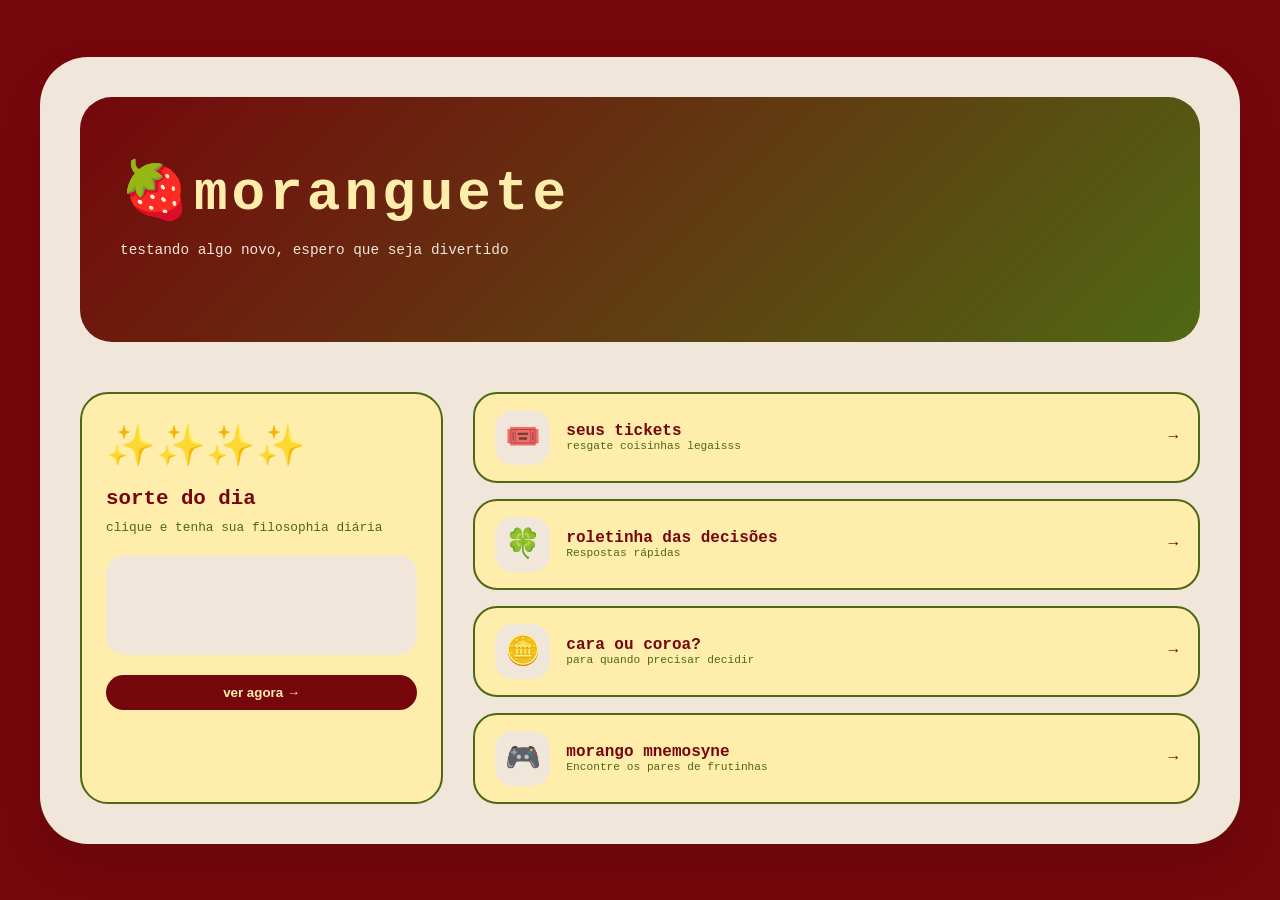
<file: index.html>
<!DOCTYPE html>
<html lang="pt-br">

<head>
    <meta charset="UTF-8">
    <meta name="viewport" content="width=device-width, initial-scale=1.0, viewport-fit=cover">
    <title>Moranguete</title>
    <link rel="stylesheet" href="./style.css">
    <link rel="manifest" href="./manifest.json">
    <meta name="apple-mobile-web-app-capable" content="yes">
    <meta name="apple-mobile-web-app-status-bar-style" content="black-translucent">
    <meta name="apple-mobile-web-app-title" content="Moranguete">
    <meta name="mobile-web-app-capable" content="yes">
    <meta name="theme-color" content="#75070C">
    <meta name="application-name" content="Moranguete">
    <link rel="apple-touch-icon" href="icons/app-icon-512.png">
</head>

<body>
    <div class="app-container">

        <!-- Hero Section - Área principal -->
        <div class="hero-section">
            <div class="hero-content">
                <h1 class="hero-title">🍓Moranguete</h1>
                <p class="hero-subtitle">testando algo novo, espero que seja divertido</p>
            </div>
        </div>

        <!-- Layout de 2 colunas assimétricas -->
        <div class="two-columns">
            <!-- Coluna esquerda - Card vertical -->
            <div class="left-col">
                <div class="vertical-card">
                    <div class="vertical-card-icon">✨✨✨✨</div>
                    <h3 class="vertical-card-title">sorte do dia</h3>
                    <p class="vertical-card-desc">clique e tenha sua filosophia diária</p>
                    <div class="vertical-card-image"></div>
                    <button class="vertical-card-btn" data-page="frases">ver agora →</button>
                </div>
            </div>

            <!-- Coluna direita - Feed/Lista editorial -->
            <div class="right-col">
                <div class="feed-list">
                    <div class="feed-item" data-page="tickets">
                        <div class="feed-icon">
                            <span style="font-size: 1.8rem;">🎟️</span>
                        </div>
                        <div class="feed-content">
                            <h4 class="feed-title">seus tickets</h4>
                            <p class="feed-desc">resgate coisinhas legaisss</p>
                        </div>
                        <div class="feed-arrow">→</div>
                    </div>

                    <div class="feed-item" data-page="roleta">
                        <div class="feed-icon">
                            <span style="font-size: 1.8rem;">🍀</span>
                        </div>
                        <div class="feed-content">
                            <h4 class="feed-title">Roletinha das decisões</h4>
                            <p class="feed-desc">Respostas rápidas</p>
                        </div>
                        <div class="feed-arrow">→</div>
                    </div>

                    <div class="feed-item" data-page="caracoroa">
                        <div class="feed-icon">
                           <span style="font-size: 1.8rem;">🪙</span>
                        </div>
                        <div class="feed-content">
                            <h4 class="feed-title">cara ou coroa?</h4>
                            <p class="feed-desc">para quando precisar decidir</p>
                        </div>
                        <div class="feed-arrow">→</div>
                    </div>

                    <div class="feed-item" data-page="memoria">
                        <div class="feed-icon">
                            <span style="font-size: 1.8rem;">🎮</span>
                        </div>
                        <div class="feed-content">
                            <h4 class="feed-title">Morango Mnemosyne</h4>
                            <p class="feed-desc">Encontre os pares de frutinhas</p>
                        </div>
                        <div class="feed-arrow">→</div>
                    </div>
                </div>
            </div>
        </div>
    </div>

    <script src="./script.js"></script>
</body>

</html>
</file>
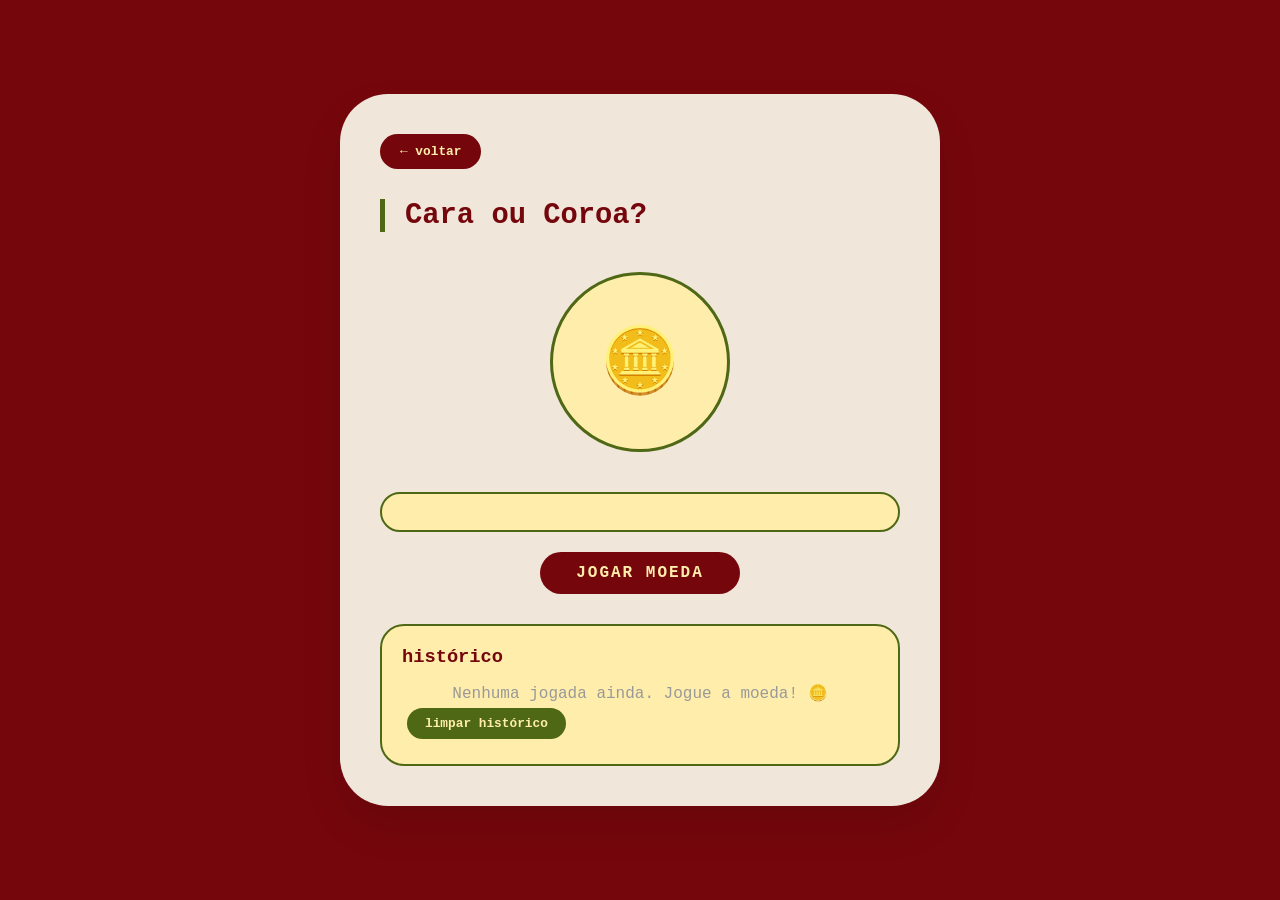
<file: caracoroa.html>
<!DOCTYPE html>
<html lang="pt-br">
<head>
    <meta charset="UTF-8">
    <meta name="viewport" content="width=device-width, initial-scale=1.0, viewport-fit=cover">
    <title>Cara ou Coroa</title>
    <link rel="stylesheet" href="./caracoroa.css">
    <link rel="manifest" href="./manifest.json">
    <meta name="theme-color" content="#75070C">
</head>
<body>
    <div class="container">
        <button class="back-btn" onclick="goBack()">← voltar</button>
        
        <h1 class="page-title">Cara ou Coroa?</h1>
        
        <div class="moeda-container">
            <div class="moeda" id="moeda">
                <div class="cara">🪙</div>
                <div class="coroa">💰</div>
            </div>
        </div>
        
        <div class="resultado-moeda" id="resultadoMoeda"></div>
        
        <button id="jogarBtn" class="action-btn">jogar moeda</button>
        
        <div class="historico">
            <h3>histórico</h3>
            <div id="historicoList" class="historico-list"></div>
            <button id="limparHistoricoBtn" class="secondary-btn">limpar histórico</button>
        </div>
    </div>
    
    <script src="./script.js"></script>
</body>
</html>
</file>
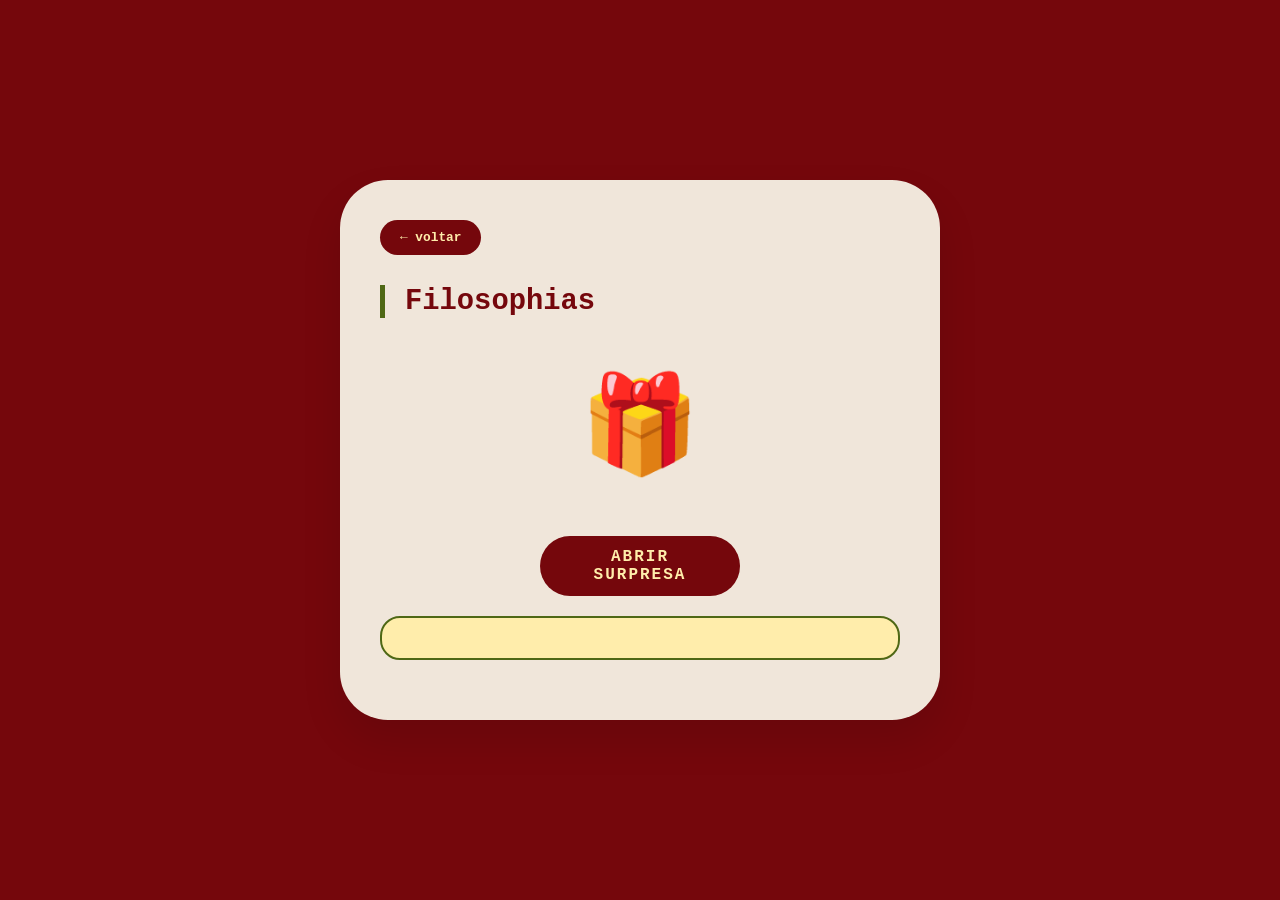
<file: frases.html>
<!DOCTYPE html>
<html lang="pt-br">
<head>
    <meta charset="UTF-8">
    <meta name="viewport" content="width=device-width, initial-scale=1.0, viewport-fit=cover">
    <title>Filosophias</title>
    <link rel="stylesheet" href="./frases.css">
    <link rel="manifest" href="./manifest.json">
    <meta name="theme-color" content="#75070C">
</head>
<body>
    <div class="container">
        <button class="back-btn" onclick="goBack()">← voltar</button>
        
        <h1 class="page-title">Filosophias</h1>
        
        <div class="gift-box" id="giftBox">🎁</div>
        
        <button id="abrirBtn" class="action-btn">abrir surpresa</button>
        
        <div id="fraseSorteada" class="frase-sorteada"></div>
        
        <div class="frase-actions" style="display: none;" id="fraseActions">
            <button id="salvarFraseBtn" class="secondary-btn">salvar frase</button>
            <button id="verSalvasBtn" class="secondary-btn">ver salvas</button>
        </div>
    </div>
    
    <div id="frasesSalvasModal" class="modal">
        <div class="modal-content">
            <span class="close">&times;</span>
            <h3 style="color:#75070C;">frases salvas</h3>
            <div id="frasesSalvasList"></div>
        </div>
    </div>
    
    <script src="./script.js"></script>
</body>
</html>
</file>
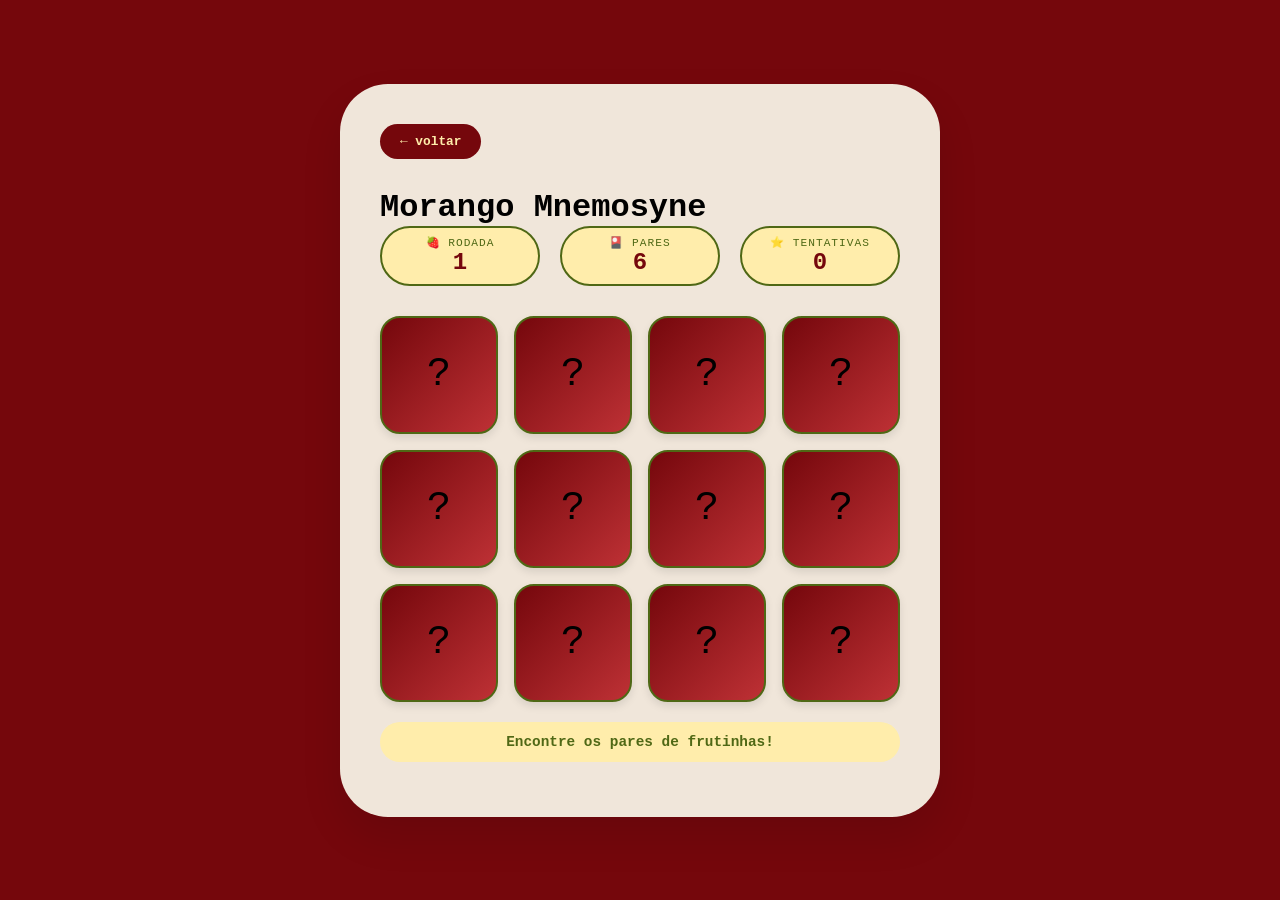
<file: memoria.html>
<!DOCTYPE html>
<html lang="pt-br">

<head>
    <meta charset="UTF-8">
    <meta name="viewport" content="width=device-width, initial-scale=1.0, viewport-fit=cover">
    <title>Jogo da Memória</title>
    <link rel="stylesheet" href="./style.css">
    <link rel="stylesheet" href="./memoria.css">
    <link rel="manifest" href="./manifest.json">
    <meta name="theme-color" content="#75070C">
</head>

<body>
    <div class="container">
        <button class="back-btn" onclick="goBack()">← voltar</button>

        <h1 class="page-title">Morango Mnemosyne</h1>

        <div class="game-stats">
            <div class="stat">
                <span class="stat-label">🍓 rodada</span>
                <span class="stat-value" id="rodada">1</span>
            </div>
            <div class="stat">
                <span class="stat-label">🎴 pares</span>
                <span class="stat-value" id="paresRestantes">6</span>
            </div>
            <div class="stat">
                <span class="stat-label">⭐ tentativas</span>
                <span class="stat-value" id="tentativas">0</span>
            </div>
        </div>

        <div class="tabuleiro" id="tabuleiro"></div>

        <div class="game-message" id="gameMessage"></div>
    </div>

    <div id="toast" class="toast"></div>

    <script src="./script.js"></script>
    <script src="./memoria.js"></script>
</body>

</html>
</file>
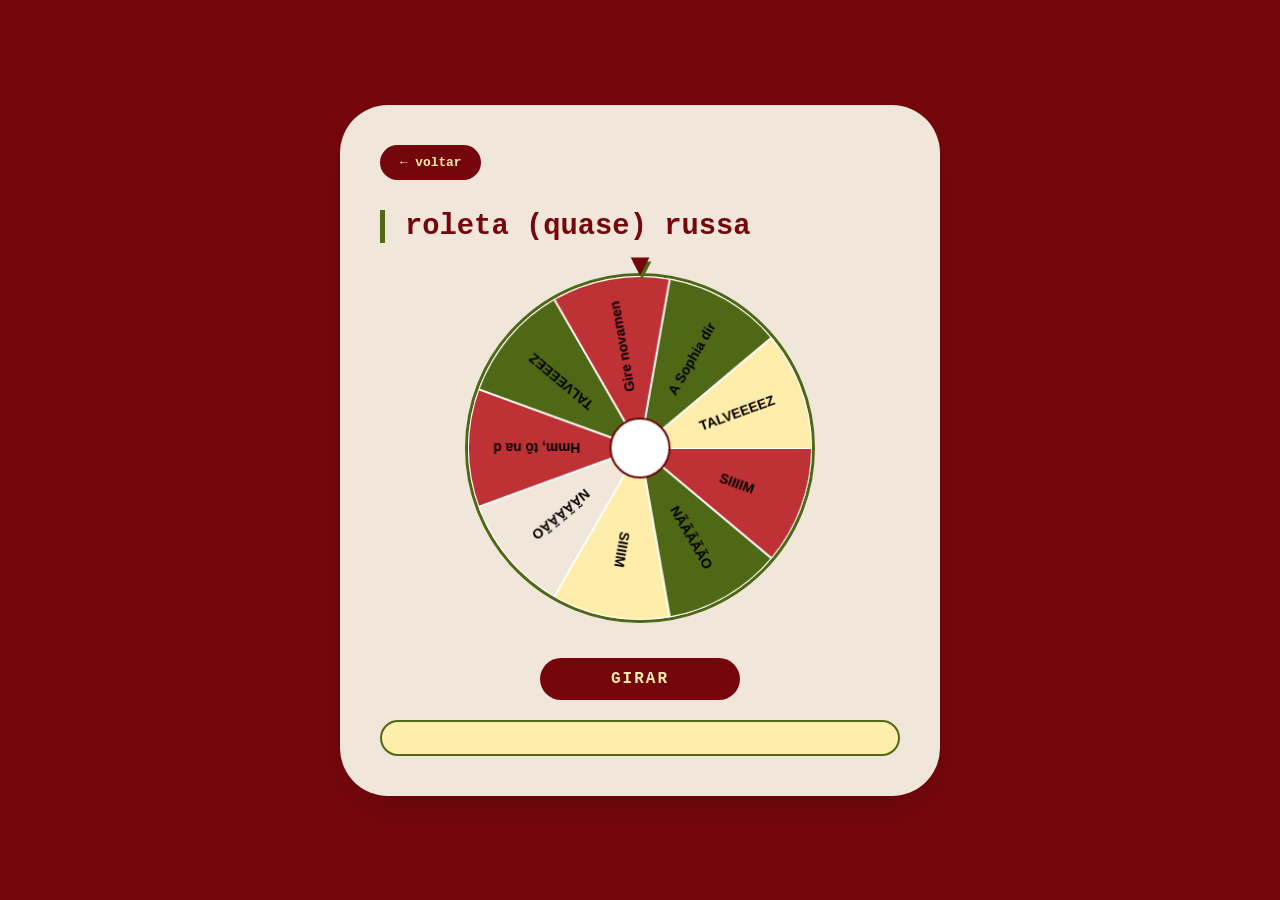
<file: roleta.html>
<!DOCTYPE html>
<html lang="pt-br">

<head>
    <meta charset="UTF-8">
    <meta name="viewport" content="width=device-width, initial-scale=1.0, viewport-fit=cover">
    <title>Roleta</title>
    <link rel="stylesheet" href="./roleta.css">
    <link rel="manifest" href="./manifest.json">
    <meta name="theme-color" content="#75070C">
</head>

<body>
    <div class="container">
        <button class="back-btn" onclick="goBack()">← voltar</button>

        <h1 class="page-title">roleta (quase) russa</h1>

        <div class="roleta-wrapper">
            <canvas id="roletaCanvas" width="350" height="350"
                style="width: 100%; height: auto; max-width: 350px;"></canvas>
            <div class="ponteiro">▼</div>
        </div>

        <button id="girarBtn" class="action-btn">girar</button>

        <div id="resultado" class="resultado"></div>
    </div>

    <script src="./script.js"></script>
</body>

</html>
</file>
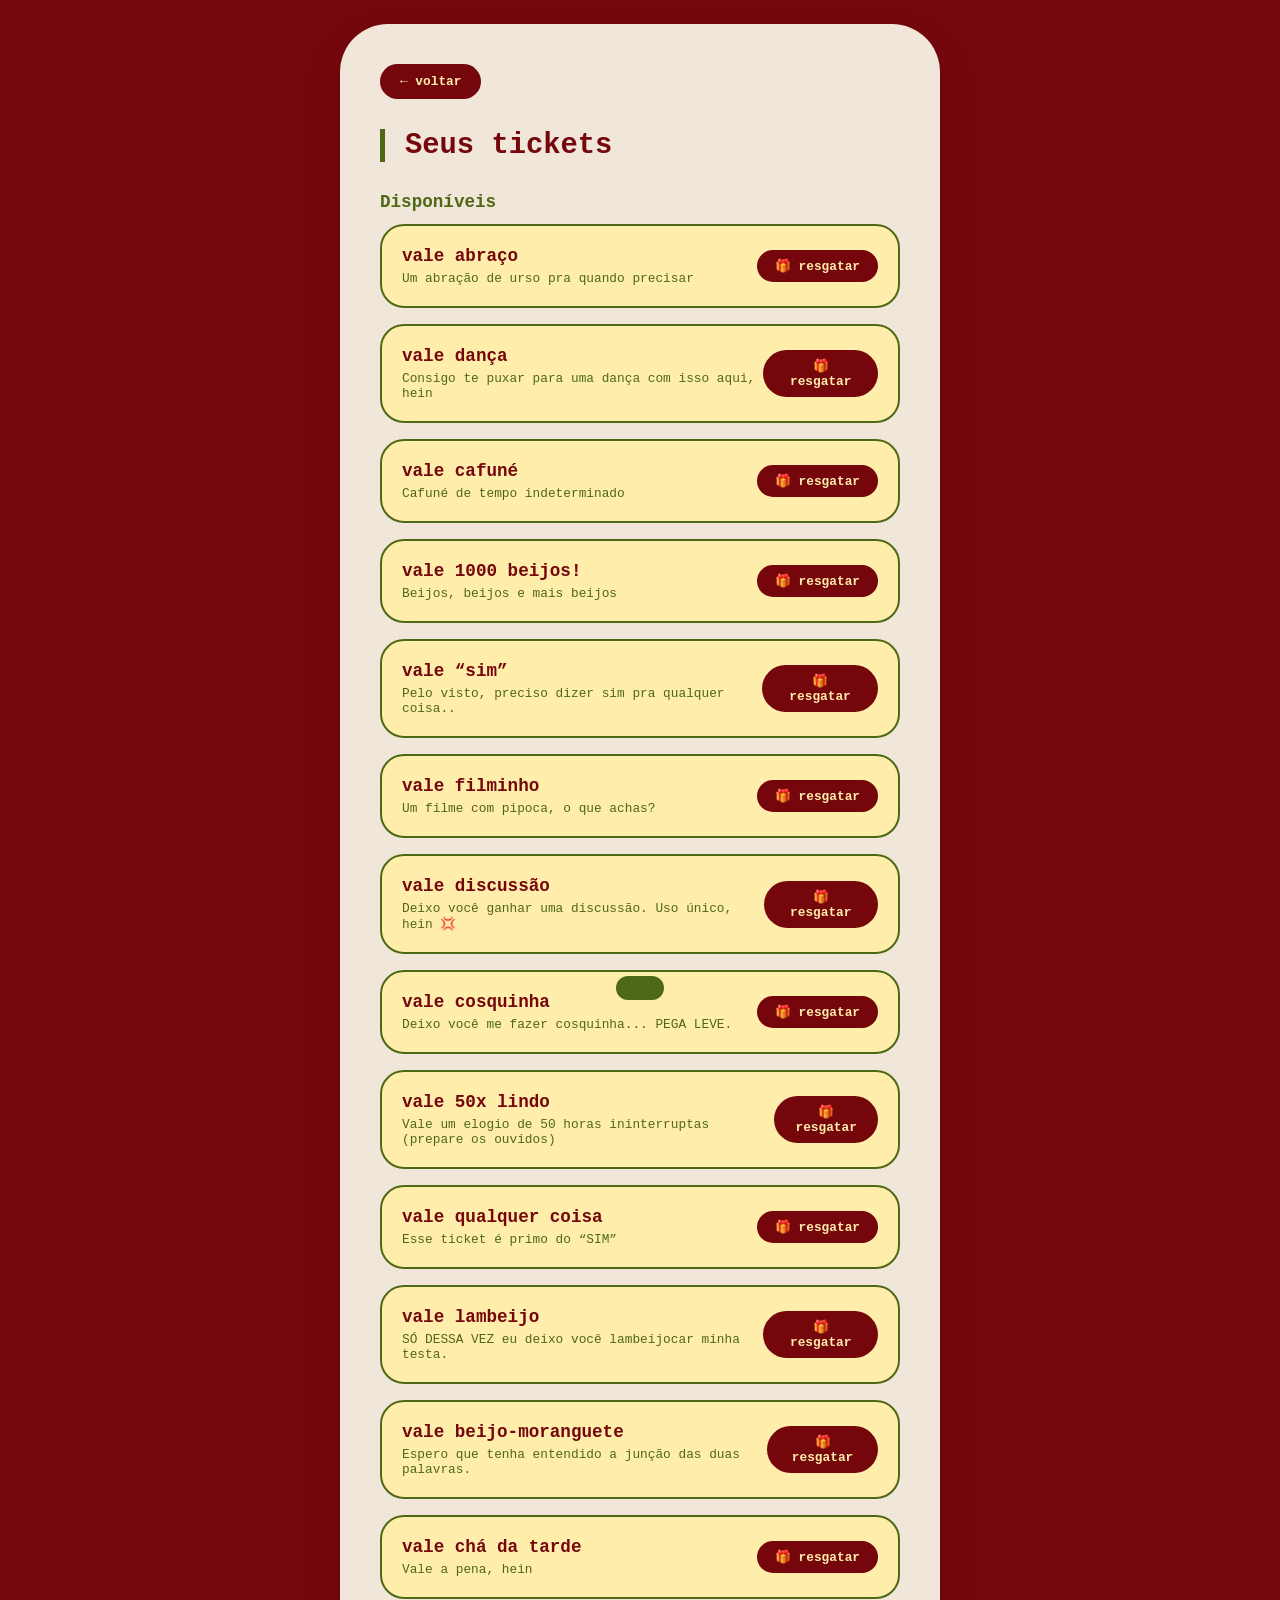
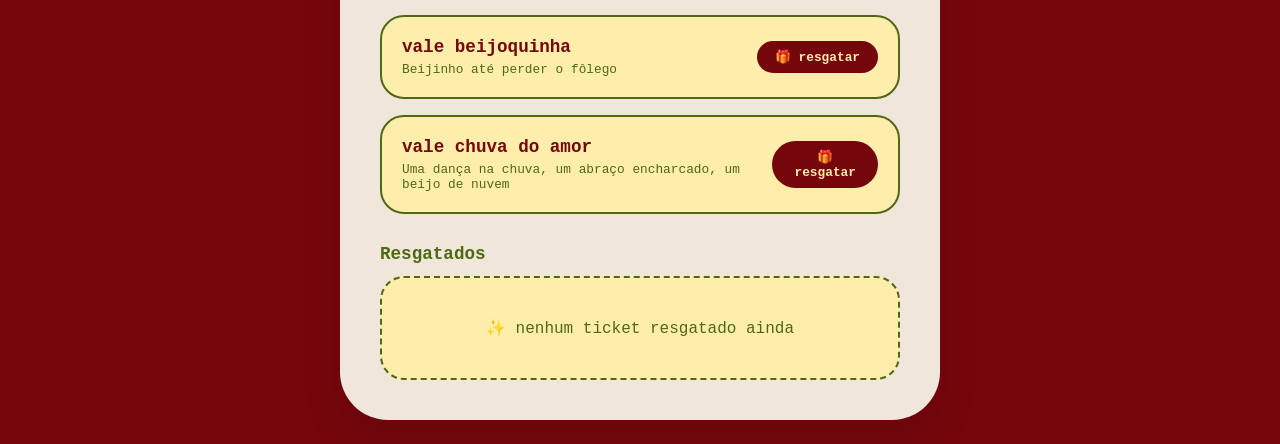
<file: tickets.html>
<!DOCTYPE html>
<html lang="pt-br">
<head>
    <meta charset="UTF-8">
    <meta name="viewport" content="width=device-width, initial-scale=1.0, viewport-fit=cover">
    <title>Tickets</title>
    <link rel="stylesheet" href="./tickets.css">
    <link rel="manifest" href="./manifest.json">
    <meta name="theme-color" content="#75070C">
</head>
<body>
    <div class="container">
        <button class="back-btn" onclick="goBack()">← voltar</button>
        
        <h1 class="page-title">Seus tickets</h1>
        
        <!-- Tickets disponíveis -->
        <h2 class="section-subtitle">Disponíveis</h2>
        <div id="ticketsList" class="tickets-list"></div>
        
        <!-- Tickets resgatados -->
        <h2 class="section-subtitle" style="margin-top: 30px;">Resgatados</h2>
        <div id="ticketsResgatadosList" class="tickets-list resgatados-list"></div>
    </div>
    
    <div id="toast" class="toast"></div>
    
    <script src="./script.js"></script>
</body>
</html>
</file>
<file: style.css>
/* ============ BASE + INDEX ============ */
*{margin:0;padding:0;box-sizing:border-box;}

body{
    font-family:'Courier New',monospace;
    background:#75070C;
    min-height:100vh;
    display:flex;
    align-items:center;
    justify-content:center;
    padding:24px;
}

/* Containers */
.app-container,.container{
    max-width:1200px;
    width:100%;
    margin:0 auto;
    background:#F0E6DA;
    border-radius:48px;
    padding:40px;
    box-shadow:0 20px 40px rgba(0,0,0,0.1);
}
.container{max-width:600px;}

/* Hero Section */
.hero-section{
    background:linear-gradient(135deg,#75070C 0%,#4F6815 100%);
    border-radius:32px;
    padding:60px 40px;
    margin-bottom:50px;
    position:relative;
}
.hero-title{
    font-size:3.5rem;
    font-weight:800;
    color:#FFEDAB;
    text-transform:lowercase;
    letter-spacing:4px;
    margin-bottom:16px;
}
.hero-subtitle{
    font-size:0.9rem;
    color:#F0E6DA;
    margin-bottom:24px;
}

/* Layout 2 colunas */
.two-columns{display:flex;gap:30px;flex-wrap:wrap;}
.left-col{flex:1;min-width:250px;}
.right-col{flex:2;min-width:300px;}

/* Card vertical */
.vertical-card{
    background:#FFEDAB;
    border-radius:28px;
    padding:28px 24px;
    border:2px solid #4F6815;
    height:100%;
}
.vertical-card-icon{font-size:2.5rem;margin-bottom:16px;}
.vertical-card-title{
    font-size:1.3rem;
    font-weight:700;
    color:#75070C;
    margin-bottom:10px;
    text-transform:lowercase;
}
.vertical-card-desc{
    font-size:0.8rem;
    color:#4F6815;
    margin-bottom:20px;
}
.vertical-card-image{
    background:#F0E6DA;
    border-radius:20px;
    height:100px;
    margin-bottom:20px;
}
.vertical-card-btn{
    background:#75070C;
    color:#FFEDAB;
    border:none;
    border-radius:60px;
    padding:10px 20px;
    font-weight:bold;
    cursor:pointer;
    width:100%;
}

/* Feed */
.feed-list{display:flex;flex-direction:column;gap:16px;}
.feed-item{
    background:#FFEDAB;
    border-radius:24px;
    padding:16px 20px;
    display:flex;
    align-items:center;
    gap:16px;
    cursor:pointer;
    border:2px solid #4F6815;
    transition:0.2s;
}
.feed-item:hover{transform:translateX(6px);border-color:#75070C;}
.feed-icon{
    width:55px;
    height:55px;
    background:#F0E6DA;
    border-radius:18px;
    display:flex;
    align-items:center;
    justify-content:center;
}
.feed-icon img{width:35px;height:35px;}
.feed-content{flex:1;}
.feed-title{
    font-size:1rem;
    font-weight:700;
    color:#75070C;
    text-transform:lowercase;
}
.feed-desc{font-size:0.7rem;color:#4F6815;}
.feed-arrow{font-size:1rem;color:#75070C;}

/* Elementos flutuantes */
.floating-menu{
    position:absolute;
    top:30px;
    left:40px;
    background:#75070C;
    border-radius:60px;
    padding:8px 16px;
    display:flex;
    gap:20px;
    z-index:10;
}
.floating-card{
    position:absolute;
    top:30px;
    right:40px;
    background:#FFEDAB;
    border-radius:60px;
    padding:10px 20px;
    display:flex;
    align-items:center;
    gap:12px;
    z-index:10;
    border:2px solid #4F6815;
}
.hero-badge{
    display:inline-block;
    background:rgba(255,237,171,0.2);
    backdrop-filter:blur(10px);
    border-radius:60px;
    padding:6px 16px;
}
.hero-badge span{color:#FFEDAB;font-size:0.75rem;}

/* Responsivo */
@media (max-width:768px){
    body{padding:16px;}
    .app-container,.container{padding:24px;border-radius:32px;}
    .hero-section{padding:40px 25px;}
    .hero-title{font-size:2.2rem;}
    .two-columns{flex-direction:column;}
}
@media (max-width:480px){
    .floating-menu,.floating-card{display:none;}
    .hero-title{font-size:1.8rem;}
}
</file>
<file: caracoroa.css>
/* ============ CARA OU COROA ============ */
*{margin:0;padding:0;box-sizing:border-box;}

body{
    font-family:'Courier New',monospace;
    background:#75070C;
    min-height:100vh;
    display:flex;
    align-items:center;
    justify-content:center;
    padding:24px;
}

/* Containers */
.app-container,.container{
    max-width:1200px;
    width:100%;
    margin:0 auto;
    background:#F0E6DA;
    border-radius:48px;
    padding:40px;
    box-shadow:0 20px 40px rgba(0,0,0,0.1);
}
.container{max-width:600px;}

.page-title{
    font-size:1.8rem;
    font-weight:800;
    color:#75070C;
    margin-bottom:30px;
    border-left:5px solid #4F6815;
    padding-left:20px;
}

.moeda-container{display:flex;justify-content:center;margin:40px 0;}
.moeda{width:180px;height:180px;position:relative;cursor:pointer;}
.moeda.girando{animation:girarMoeda 0.8s;}
@keyframes girarMoeda{
    0%{transform:rotateY(0deg)}
    50%{transform:rotateY(1800deg)}
    100%{transform:rotateY(0deg)}
}
.moeda .cara,.moeda .coroa{
    position:absolute;
    width:100%;height:100%;
    border-radius:50%;
    display:flex;
    align-items:center;
    justify-content:center;
    font-size:4em;
    background:#FFEDAB;
    border:3px solid #4F6815;
    backface-visibility:hidden;
}
.moeda .coroa{transform:rotateY(180deg);}
.moeda.virada-cara{transform:rotateY(0deg);}
.moeda.virada-coroa{transform:rotateY(180deg);}

.resultado-moeda{
    text-align:center;
    padding:18px;
    margin:20px 0;
    background:#FFEDAB;
    border:2px solid #4F6815;
    border-radius:20px;
    font-weight:bold;
}
.resultado-moeda.cara{color:#75070C;}
.resultado-moeda.coroa{color:#4F6815;}

.historico{
    margin-top:30px;
    padding:20px;
    background:#FFEDAB;
    border:2px solid #4F6815;
    border-radius:24px;
}
.historico h3{color:#75070C;margin-bottom:15px;}
.historico-list{max-height:180px;overflow-y:auto;}
.historico-item{
    display:flex;
    justify-content:space-between;
    padding:10px;
    margin:5px 0;
    background:#F0E6DA;
    border-radius:12px;
    border-left:3px solid #75070C;
    font-size:0.8rem;
}

.action-btn{
    background:#75070C;
    color:#FFEDAB;
    border:none;
    border-radius:60px;
    padding:12px 28px;
    font-size:1rem;
    font-family:'Courier New',monospace;
    font-weight:bold;
    cursor:pointer;
    margin:20px auto;
    display:block;
    width:200px;
    text-transform:uppercase;
    letter-spacing:2px;
    transition:0.1s;
}
.action-btn:active{transform:translateX(4px);}

.secondary-btn{
    background:#4F6815;
    color:#FFEDAB;
    border:none;
    border-radius:60px;
    padding:8px 18px;
    font-family:'Courier New',monospace;
    font-weight:bold;
    cursor:pointer;
    margin:5px;
    font-size:0.8rem;
}

.back-btn{
    background:#75070C;
    color:#FFEDAB;
    border:none;
    border-radius:60px;
    padding:10px 20px;
    font-size:0.8rem;
    font-family:'Courier New',monospace;
    font-weight:bold;
    cursor:pointer;
    margin-bottom:30px;
    transition:0.1s;
}
.back-btn:active{transform:translateX(4px);}

@media (max-width:768px){
    .moeda{width:140px;height:140px;}
    .moeda .cara,.moeda .coroa{font-size:3em;}
}
@media (max-width:480px){
    .page-title{font-size:1.4rem;}
}
</file>
<file: frases.css>
/* ============ FRASES ============ */
*{margin:0;padding:0;box-sizing:border-box;}

body{
    font-family:'Courier New',monospace;
    background:#75070C;
    min-height:100vh;
    display:flex;
    align-items:center;
    justify-content:center;
    padding:24px;
}

/* Containers */
.app-container,.container{
    max-width:1200px;
    width:100%;
    margin:0 auto;
    background:#F0E6DA;
    border-radius:48px;
    padding:40px;
    box-shadow:0 20px 40px rgba(0,0,0,0.1);
}
.container{max-width:600px;}

.page-title{
    font-size:1.8rem;
    font-weight:800;
    color:#75070C;
    margin-bottom:30px;
    border-left:5px solid #4F6815;
    padding-left:20px;
}

.gift-box{text-align:center;font-size:6em;cursor:pointer;margin:50px 0;transition:0.2s;}
.gift-box.shake{animation:shake 0.5s;}
@keyframes shake{0%,100%{transform:translateX(0)}25%{transform:translateX(-8px)}75%{transform:translateX(8px)}}

.frase-sorteada{
    text-align:center;
    padding:20px;
    background:#FFEDAB;
    border:2px solid #4F6815;
    border-radius:20px;
    margin:20px 0;
    font-weight:bold;
    color:#75070C;
}

.frase-actions{text-align:center;margin-top:20px;}

.action-btn{
    background:#75070C;
    color:#FFEDAB;
    border:none;
    border-radius:60px;
    padding:12px 28px;
    font-size:1rem;
    font-family:'Courier New',monospace;
    font-weight:bold;
    cursor:pointer;
    margin:20px auto;
    display:block;
    width:200px;
    text-transform:uppercase;
    letter-spacing:2px;
    transition:0.1s;
}
.action-btn:active{transform:translateX(4px);}

.secondary-btn{
    background:#4F6815;
    color:#FFEDAB;
    border:none;
    border-radius:60px;
    padding:8px 18px;
    font-family:'Courier New',monospace;
    font-weight:bold;
    cursor:pointer;
    margin:5px;
    font-size:0.8rem;
}

.back-btn{
    background:#75070C;
    color:#FFEDAB;
    border:none;
    border-radius:60px;
    padding:10px 20px;
    font-size:0.8rem;
    font-family:'Courier New',monospace;
    font-weight:bold;
    cursor:pointer;
    margin-bottom:30px;
    transition:0.1s;
}
.back-btn:active{transform:translateX(4px);}

/* Modal */
.modal{
    display:none;
    position:fixed;
    z-index:1000;
    left:0;top:0;
    width:100%;height:100%;
    background:rgba(117,7,12,0.9);
}
.modal-content{
    background:#FFEDAB;
    margin:20% auto;
    padding:25px;
    width:80%;
    max-width:450px;
    border-radius:28px;
    border:3px solid #4F6815;
}
.close{float:right;font-size:24px;font-weight:bold;cursor:pointer;color:#75070C;}

@media (max-width:480px){
    .page-title{font-size:1.4rem;}
    .gift-box{font-size:4em;}
}
</file>
<file: memoria.css>
/* ============ JOGO DA MEMÓRIA ============ */
*{margin:0;padding:0;box-sizing:border-box;}

body{
    font-family:'Courier New',monospace;
    background:#75070C;
    min-height:100vh;
    display:flex;
    align-items:center;
    justify-content:center;
    padding:24px;
}

/* Containers */
.app-container,.container{
    max-width:1200px;
    width:100%;
    margin:0 auto;
    background:#F0E6DA;
    border-radius:48px;
    padding:40px;
    box-shadow:0 20px 40px rgba(0,0,0,0.1);
}
.container{max-width:600px;}

.game-stats {
    display: flex;
    justify-content: space-around;
    gap: 20px;
    margin-bottom: 30px;
    flex-wrap: wrap;
}
.stat {
    background: #FFEDAB;
    border: 2px solid #4F6815;
    border-radius: 60px;
    padding: 8px 20px;
    text-align: center;
    flex: 1;
    min-width: 80px;
}
.stat-label {
    font-size: 0.7rem;
    color: #4F6815;
    display: block;
    text-transform: uppercase;
    letter-spacing: 1px;
}
.stat-value {
    font-size: 1.5rem;
    font-weight: bold;
    color: #75070C;
    display: block;
}

/* Tabuleiro */
.tabuleiro {
    display: grid;
    grid-template-columns: repeat(4, 1fr);
    gap: 12px;
    margin: 20px 0;
}
@media (min-width: 500px) {
    .tabuleiro {
        gap: 16px;
    }
}

.carta {
    aspect-ratio: 1 / 1;
    background: linear-gradient(135deg, #75070C 0%, #be3135 100%);
    border-radius: 20px;
    display: flex;
    align-items: center;
    justify-content: center;
    font-size: 2.5rem;
    cursor: pointer;
    transition: all 0.3s;
    border: 2px solid #4F6815;
    box-shadow: 0 4px 8px rgba(0,0,0,0.1);
    transform-style: preserve-3d;
}
@media (max-width: 480px) {
    .carta { font-size: 2rem; }
}

.carta.virada {
    background: #FFEDAB;
    transform: rotateY(0deg);
    cursor: default;
}
.carta.acertada {
    background: #4F6815;
    cursor: default;
    opacity: 0.6;
}
.carta.acertada .carta-conteudo {
    filter: grayscale(0.3);
}

.carta:active:not(.virada):not(.acertada) {
    transform: scale(0.95);
}

/* Mensagem do jogo */
.game-message {
    text-align: center;
    font-size: 0.9rem;
    padding: 12px;
    background: #FFEDAB;
    border-radius: 60px;
    margin: 15px 0;
    color: #4F6815;
    font-weight: bold;
}

/* Ticket especial */
.ticket-modal .modal-content {
    max-width: 400px;
    text-align: center;
    background: linear-gradient(135deg, #FFEDAB 0%, #F0E6DA 100%);
    border: 4px solid #FFD700;
}
.ticket-premium {
    text-align: center;
}
.ticket-icon {
    font-size: 4rem;
    margin-bottom: 10px;
}
.ticket-premium h2 {
    color: #75070C;
    font-size: 1.5rem;
    margin: 10px 0;
}
.ticket-premium h3 {
    color: #4F6815;
    font-size: 1.3rem;
    margin: 10px 0;
}
.ticket-premium p {
    color: #75070C;
    font-size: 1rem;
    margin: 15px 0;
    font-style: italic;
}
.ticket-code {
    background: #75070C;
    color: #FFEDAB;
    padding: 8px;
    border-radius: 30px;
    font-size: 0.8rem;
    margin: 15px 0;
    display: inline-block;
}
#resgatarTicketBtn {
    margin-top: 10px;
    width: 100%;
}

@media (max-width: 480px) {
    .tabuleiro { gap: 8px; }
    .carta { font-size: 1.8rem; border-radius: 16px; }
    .stat-value { font-size: 1.2rem; }
}

.back-btn{
    background:#75070C;
    color:#FFEDAB;
    border:none;
    border-radius:60px;
    padding:10px 20px;
    font-size:0.8rem;
    font-family:'Courier New',monospace;
    font-weight:bold;
    cursor:pointer;
    margin-bottom:30px;
    transition:0.1s;
}
.back-btn:active{transform:translateX(4px);}

.action-btn{
    background:#75070C;
    color:#FFEDAB;
    border:none;
    border-radius:60px;
    padding:10px 20px;
    font-size:0.8rem;
    font-family:'Courier New',monospace;
    font-weight:bold;
    cursor:pointer;
    margin-bottom:30px;
    transition:0.1s;
}
.action-btn:active{transform:translateX(4px);}

#resgatarTicketBtn {
    background: #75070C;
    color: #FFEDAB;
    border: none;
    border-radius: 60px;
    padding: 10px 20px;
    font-size: 0.8rem;
    font-family: 'Courier New', monospace;
    font-weight: bold;
    cursor: pointer;
    margin-top: 15px;
    transition: 0.1s;
    width: 100%;
}
#resgatarTicketBtn:active {
    transform: translateX(4px);
}
</file>
<file: roleta.css>
/* ============ ROLETA ============ */
*{margin:0;padding:0;box-sizing:border-box;}

body{
    font-family:'Courier New',monospace;
    background:#75070C;
    min-height:100vh;
    display:flex;
    align-items:center;
    justify-content:center;
    padding:24px;
}

/* Containers */
.app-container,.container{
    max-width:1200px;
    width:100%;
    margin:0 auto;
    background:#F0E6DA;
    border-radius:48px;
    padding:40px;
    box-shadow:0 20px 40px rgba(0,0,0,0.1);
}
.container{max-width:600px;}

.page-title{
    font-size:1.8rem;
    font-weight:800;
    color:#75070C;
    margin-bottom:30px;
    border-left:5px solid #4F6815;
    padding-left:20px;
}

.roleta-wrapper{position:relative;margin:30px auto;width:fit-content;}
#roletaCanvas{border-radius:50%;border:3px solid #4F6815;}
.ponteiro{
    position:absolute;
    top:-25px;
    left:50%;
    transform:translateX(-50%);
    font-size:2em;
    color:#75070C;
    filter:drop-shadow(2px 4px 0 #4F6815);
}

.action-btn{
    background:#75070C;
    color:#FFEDAB;
    border:none;
    border-radius:60px;
    padding:12px 28px;
    font-size:1rem;
    font-family:'Courier New',monospace;
    font-weight:bold;
    cursor:pointer;
    margin:20px auto;
    display:block;
    width:200px;
    text-transform:uppercase;
    letter-spacing:2px;
    transition:0.1s;
}
.action-btn:active{transform:translateX(4px);}

.resultado{
    text-align:center;
    padding:16px;
    background:#FFEDAB;
    border:2px solid #4F6815;
    border-radius:20px;
    font-weight:bold;
    color:#75070C;
    margin-top:20px;
}

.back-btn{
    background:#75070C;
    color:#FFEDAB;
    border:none;
    border-radius:60px;
    padding:10px 20px;
    font-size:0.8rem;
    font-family:'Courier New',monospace;
    font-weight:bold;
    cursor:pointer;
    margin-bottom:30px;
    transition:0.1s;
}
.back-btn:active{transform:translateX(4px);}

@media (max-width:600px){
    .roleta-wrapper{display:flex;justify-content:center;}
    #roletaCanvas{width:280px!important;height:280px!important;max-width:100%;}
    .ponteiro{top:-20px;font-size:1.5em;}
}
@media (max-width:480px){
    .page-title{font-size:1.4rem;}
    #roletaCanvas{width:250px!important;height:250px!important;}
}
</file>
<file: tickets.css>
/* ============ TICKETS ============ */
*{margin:0;padding:0;box-sizing:border-box;}

body{
    font-family:'Courier New',monospace;
    background:#75070C;
    min-height:100vh;
    display:flex;
    align-items:center;
    justify-content:center;
    padding:24px;
}

/* Containers */
.app-container,.container{
    max-width:1200px;
    width:100%;
    margin:0 auto;
    background:#F0E6DA;
    border-radius:48px;
    padding:40px;
    box-shadow:0 20px 40px rgba(0,0,0,0.1);
}
.container{max-width:600px;}

.page-title{
    font-size:1.8rem;
    font-weight:800;
    color:#75070C;
    margin-bottom:30px;
    border-left:5px solid #4F6815;
    padding-left:20px;
}

.tickets-list{display:flex;flex-direction:column;gap:16px;}

.ticket-card{
    background:#FFEDAB;
    border:2px solid #4F6815;
    border-radius:24px;
    padding:20px;
    display:flex;
    justify-content:space-between;
    align-items:center;
    cursor:pointer;
    transition:0.2s;
}
.ticket-card:active{transform:translateX(4px);}

.ticket-info h3{
    font-size:1.1rem;
    font-weight:700;
    color:#75070C;
    margin-bottom:5px;
    text-transform:lowercase;
}
.ticket-info p{color:#4F6815;font-size:0.8rem;}

.resgatar-btn{
    background:#75070C;
    color:#FFEDAB;
    border:none;
    border-radius:60px;
    padding:8px 18px;
    font-family:'Courier New',monospace;
    font-weight:bold;
    cursor:pointer;
    font-size:0.8rem;
}
.resgatar-btn:disabled{background:#aaa;cursor:not-allowed;}

.back-btn{
    background:#75070C;
    color:#FFEDAB;
    border:none;
    border-radius:60px;
    padding:10px 20px;
    font-size:0.8rem;
    font-family:'Courier New',monospace;
    font-weight:bold;
    cursor:pointer;
    margin-bottom:30px;
    transition:0.1s;
}
.back-btn:active{transform:translateX(4px);}

/* Tickets resgatados */
.section-subtitle{
    font-size:1.1rem;
    font-weight:700;
    color:#4F6815;
    margin:20px 0 12px;
}
.resgatados-list .ticket-card{opacity:0.7;background:#e0d5c4;cursor:default;}
.resgatados-list .ticket-card .resgatar-btn{display:none;}
.resgatado-card{opacity:0.7;background:#e0d5c4;cursor:default;}
.resgatado-badge{
    background:#4F6815;
    color:#FFEDAB;
    border-radius:60px;
    padding:5px 12px;
    font-size:0.7rem;
    font-weight:bold;
}
.empty-state{
    text-align:center;
    padding:40px 20px;
    background:#FFEDAB;
    border-radius:24px;
    border:2px dashed #4F6815;
    color:#4F6815;
}

/* Toast */
.toast{
    position:fixed;
    bottom:-100px;
    left:50%;
    transform:translateX(-50%);
    background:#4F6815;
    color:#FFEDAB;
    padding:12px 24px;
    border-radius:60px;
    transition:bottom 0.3s;
    z-index:1000;
}
.toast.show{bottom:30px;}

@media (max-width:480px){
    .page-title{font-size:1.4rem;}
    .ticket-card{flex-direction:column;text-align:center;gap:15px;}
    .resgatar-btn{width:100%;}
}
</file>
